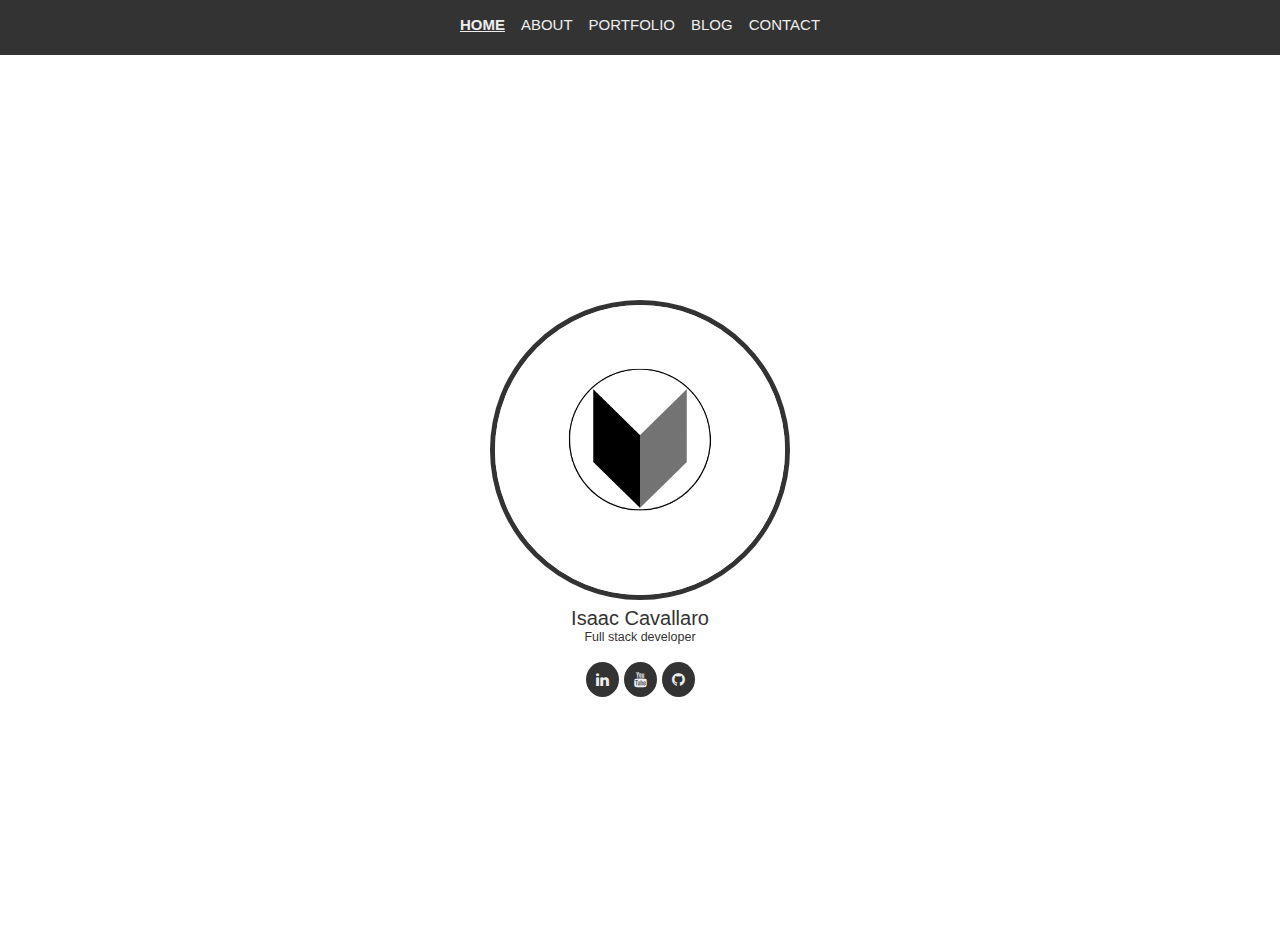
<file: index.html>
<!DOCTYPE html>
<html lang="en">
<head>
  <meta charset="UTF-8" />
  <meta name="viewport" content="width=device-width, initial-scale=1.0" />
  <title>Isaac Cavallaro Portfolio</title>
  <link rel="stylesheet" href="css/style.css">
  <link rel="stylesheet" href="https://cdnjs.cloudflare.com/ajax/libs/font-awesome/4.7.0/css/font-awesome.min.css">
</head>
<body>   
  <!-- nav bar-->
  <nav class="nav-index">
    <ul>
      <li><a class="current-page" href="index.html">Home</a></li>
      <li><a href="about.html">About</a></li>
      <li><a href="portfolio.html".html>Portfolio</a></li>
      <li><a href="blog.html">Blog</a></li>
      <li><a href="contact.html">Contact</a></li>
    </ul>
  </nav>
  <!--LOGO IMAGE AND TEXT-->
  <div class="context">
        <div class="display-logo">
          <div class="logo-text-container">
              <img class="logo" src="images/logo.png" alt="Logo">
              <div class="title-parent-container">
                <div class="title_container"><br><br>
                  <div class="home_title">Isaac Cavallaro</div>
                    <p class="home_sub_title">
                        Full stack developer 
                    </p>
                    <br>
                    <section class="social-icon-container">
                      <div class="social-icons">
                        <a href="https://www.linkedin.com/in/isaaccavallaro/" class="fa fa-linkedin" target="_blank"></a>
                        <a href="https://www.youtube.com/isaaccavallaro/" class="fa fa-youtube" target="_blank"></a>
                        <a href="https://github.com/IsaacCavallaro" class="fa fa-github" target="_blank"></a>
                      </div>
                    </section>
                  </div>
                </div>
            </div>
        </div>
  </div>
</body>   
</html>
</file>
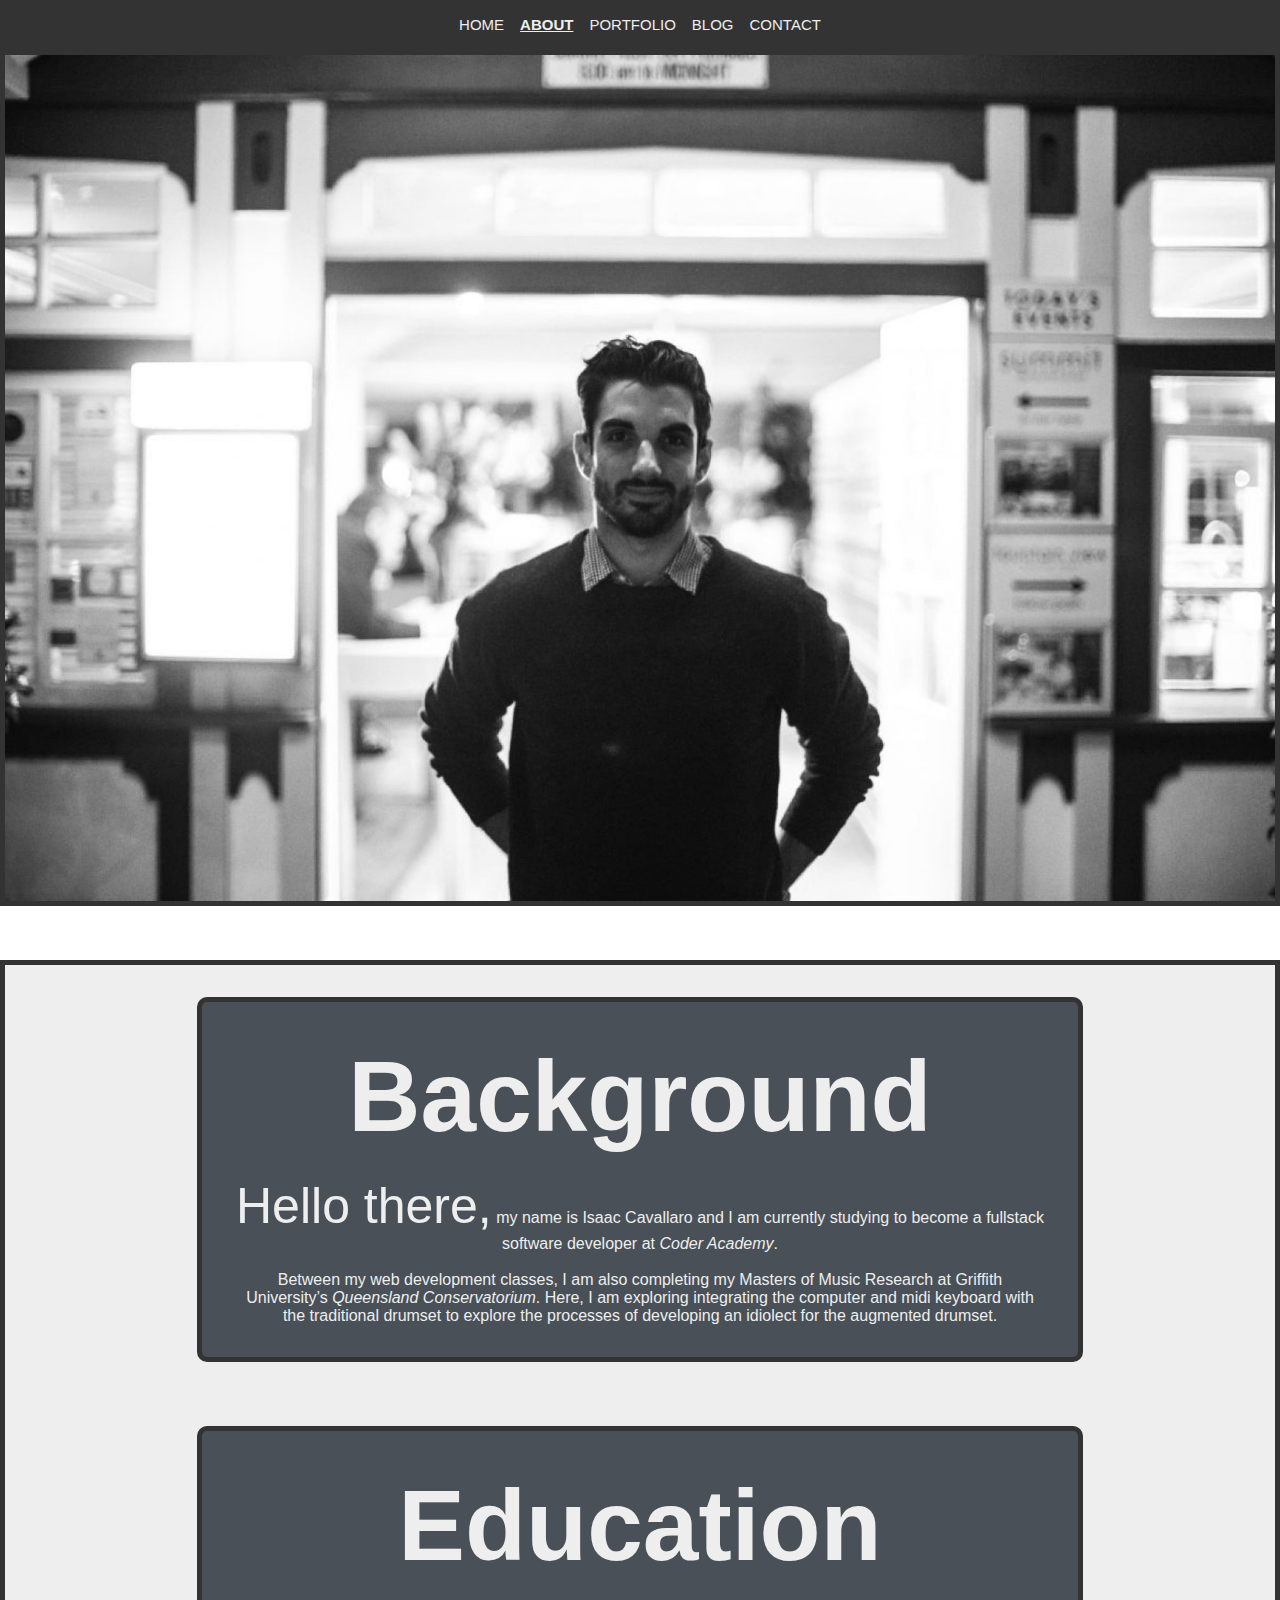
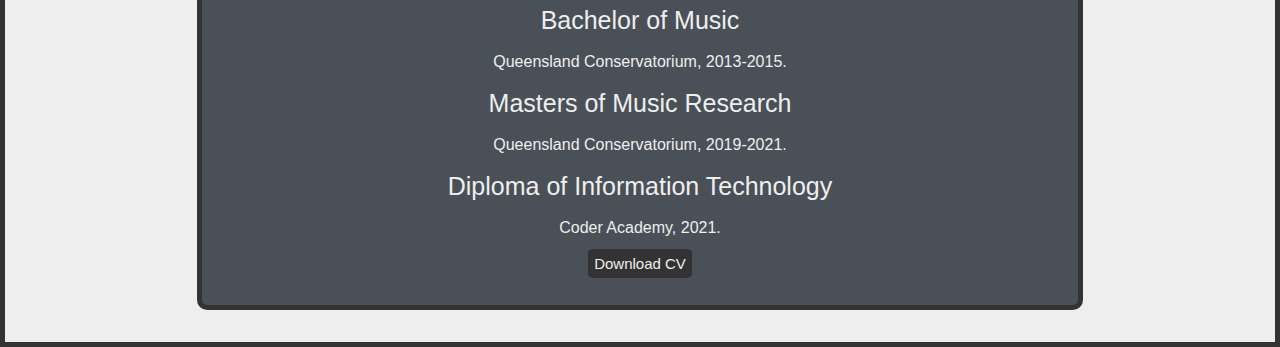
<file: about.html>
<!DOCTYPE html>
<html lang="en">
<head>
  <meta charset="UTF-8" />
  <meta name="viewport" content="width=device-width, initial-scale=1.0" />
  <title>Isaac Cavallaro about page</title>
  <link rel="stylesheet" href="css/style.css">
</head>
<body>
  <!-- nav bar-->
  <nav>
    <ul>
      <li><a href="index.html">Home</a></li>
      <li><a class="current-page" href="about.html">About</a></li>
      <li><a href="portfolio.html">Portfolio</a></li>
      <li><a href="blog.html">Blog</a></li>
      <li><a href="contact.html">Contact</a></li>
    </ul>
  </nav>
  <!-- header img-->
  <header class="image-container"></header>
      <img class="profile-image" src="images/profile-image.jpeg" alt="profile-image">
  </header>
  <!-- main text-->
  <div class="content-container">
    <div class="about-content">
      <h1 class="about-headings">Background</h1>
      <br>
      <p> <span class="about-hello-there">Hello there,</span> my name is Isaac Cavallaro and I am currently studying to become a fullstack software developer at <em>Coder Academy</em>. 
        <br>
        <br>Between my web development classes, I am also completing my Masters of Music Research at Griffith University’s <em>Queensland Conservatorium</em>. Here, I am exploring integrating the computer and midi keyboard with the traditional drumset to explore the processes of developing an idiolect for the augmented drumset.</p>
    </div> 
    <!-- education text-->
    <div class="content-container-2">
      <div class="about-content">
        <h1 class="about-headings">Education</h1>
        <br>
        <ul>
          <li><span class="education-styling">Bachelor of Music </span>
            <br>
            <br>
            Queensland Conservatorium, 2013-2015.</li>
            <br>
          <li><span class="education-styling">Masters of Music Research </span>
            <br>
            <br>
            Queensland Conservatorium, 2019-2021.</li>
            <br>
          <li><span class="education-styling">Diploma of Information Technology </span> 
            <br>
            <br>
            Coder Academy, 2021.</li>
        </ul>
        <br>
        <!-- CV button-->
        <div class="cv">
          <a id="cv-button" href="Resources/docs/CV-2020.pdf" target="_blank">Download CV</a>
        </div>
      </div>  
    </div>
  </div>
</body>
</html>
</file>
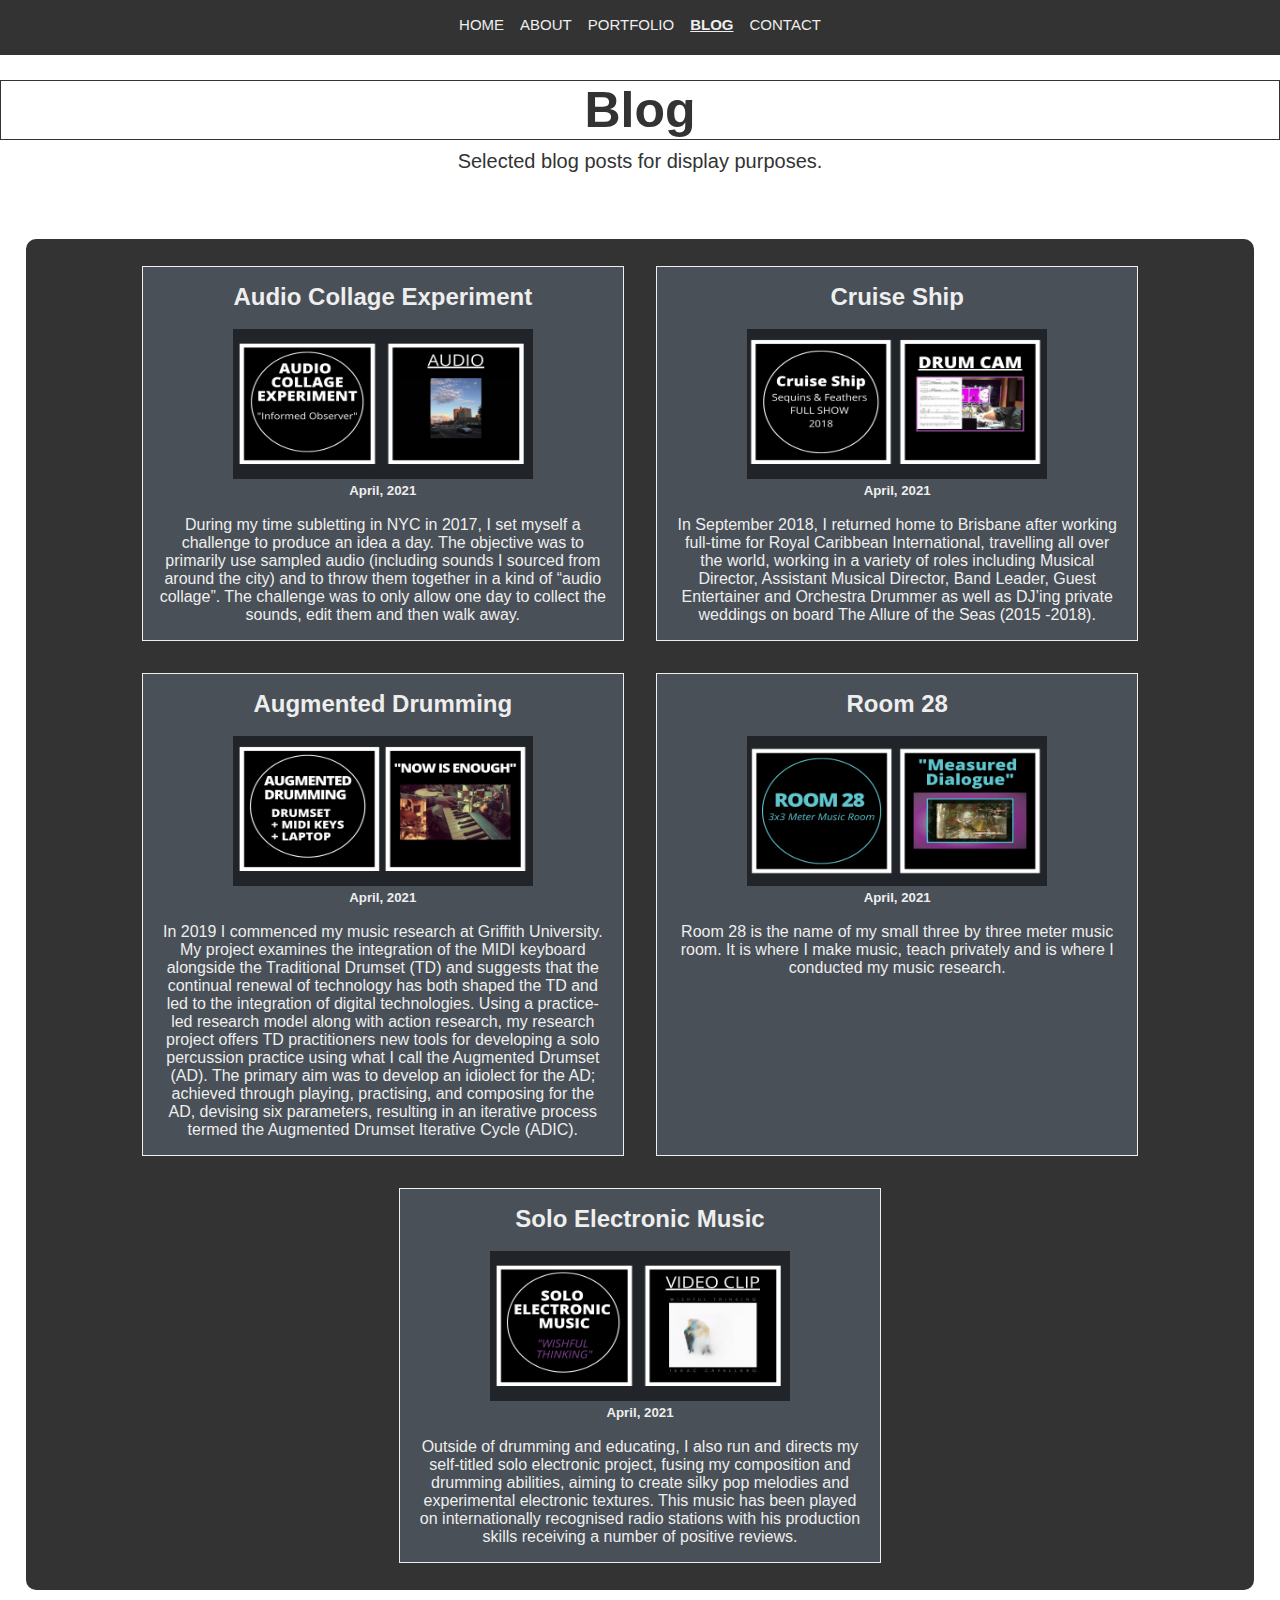
<file: blog.html>
<!DOCTYPE html>
<html lang="en">
<head>
  <meta charset="UTF-8" />
  <meta name="viewport" content="width=device-width, initial-scale=1.0" />
  <title>Isaac Cavallaro blog page</title>
  <link rel="stylesheet" href="css/style.css">
</head>
<body>
  <!--Page title-->
   <section class="contact-title">
    <h1>Blog</h1>
  </section>
  <!--Page paragraph-->
  <section class="contact-para">
    <p>Selected blog posts for display purposes.</p>
  </section>
     <!-- nav bar-->
     <nav>
      <ul>
        <li><a href="index.html">Home</a></li>
        <li><a href="about.html">About</a></li>
        <li><a href="portfolio.html">Portfolio</a></li>
        <li><a class="current-page" href="blog.html">Blog</a></li>
        <li><a href="contact.html">Contact</a></li>
      </ul>
    </nav>
  <!-- BLOG SECTION-->
  <div class="blog-page">
    <div class="blog-parent-container">
      <div class="blog-container">
        <div class="blog-card">
          <h2>Audio Collage Experiment</h2><br>
          <img class="blog-images" src="images/informed-observer.png" alt="Nyc street">
          <br>
          <h5>April, 2021</h5><br>
          <p>During my time subletting in NYC in 2017, I set myself a challenge to produce an idea a day. The objective was to primarily use sampled audio (including sounds I sourced from around the city) and to throw them together in a kind of “audio collage”. The challenge was to only allow one day to collect the sounds, edit them and then walk away.</p>
        </div>
        <div class="blog-card">
          <h2>Cruise Ship</h2><br>
          <img class="blog-images" src="images/sequins.png" alt="Theatre drumming">
          <br>
          <h5>April, 2021</h5>
          <br>
          <p>In September 2018, I returned home to Brisbane after working full-time for Royal Caribbean International, travelling all over the world, working in a variety of roles including Musical Director, Assistant Musical Director, Band Leader, Guest Entertainer and Orchestra Drummer as well as DJ’ing private weddings on board The Allure of the Seas (2015 -2018).</p>
        </div>
        <div class="blog-card">
          <h2>Augmented Drumming</h2>
          <br>
          <img class="blog-images" src="images/now-is-enough.png" alt="Drumming and keyboard performance">
          <br>
          <h5>April, 2021</h5>
          <br>
          <p>In 2019 I commenced my music research at Griffith University. My project examines the integration of the MIDI keyboard alongside the Traditional Drumset (TD) and suggests that the continual renewal of technology has both shaped the TD and led to the integration of digital technologies. Using a practice-led research model along with action research, my research project offers TD practitioners new tools for developing a solo percussion practice using what I call the Augmented Drumset (AD). The primary aim was to develop an idiolect for the AD; achieved through playing, practising, and composing for the AD, devising six parameters, resulting in an iterative process termed the Augmented Drumset Iterative Cycle (ADIC).  </p>
        </div>
        <div class="blog-card">
          <h2>Room 28</h2>
          <br>
          <img class="blog-images" src="images/measured-dialogue.png" alt="Music room">
          <br>
          <h5>April, 2021</h5>
          <br>
          <p>Room 28 is the name of my small three by three meter music room. It is where I make music, teach privately and is where I conducted my music research.</p>
        </div>
        <div class="blog-card">
          <h2>Solo Electronic Music</h2>
          <br>
          <img class="blog-images" src="images/wishful-thinking.png" alt="Animated family photo">
          <br>
          <h5>April, 2021</h5>
          <br>
          <p>Outside of drumming and educating, I also run and directs my self-titled solo electronic project, fusing my composition and drumming abilities, aiming to create silky pop melodies and experimental electronic textures. This music has been played on internationally recognised radio stations with his production skills receiving a number of positive reviews.  </p>
        </div>
      </div>
    </div>  
  </div> 
</body>   
</html>
</file>
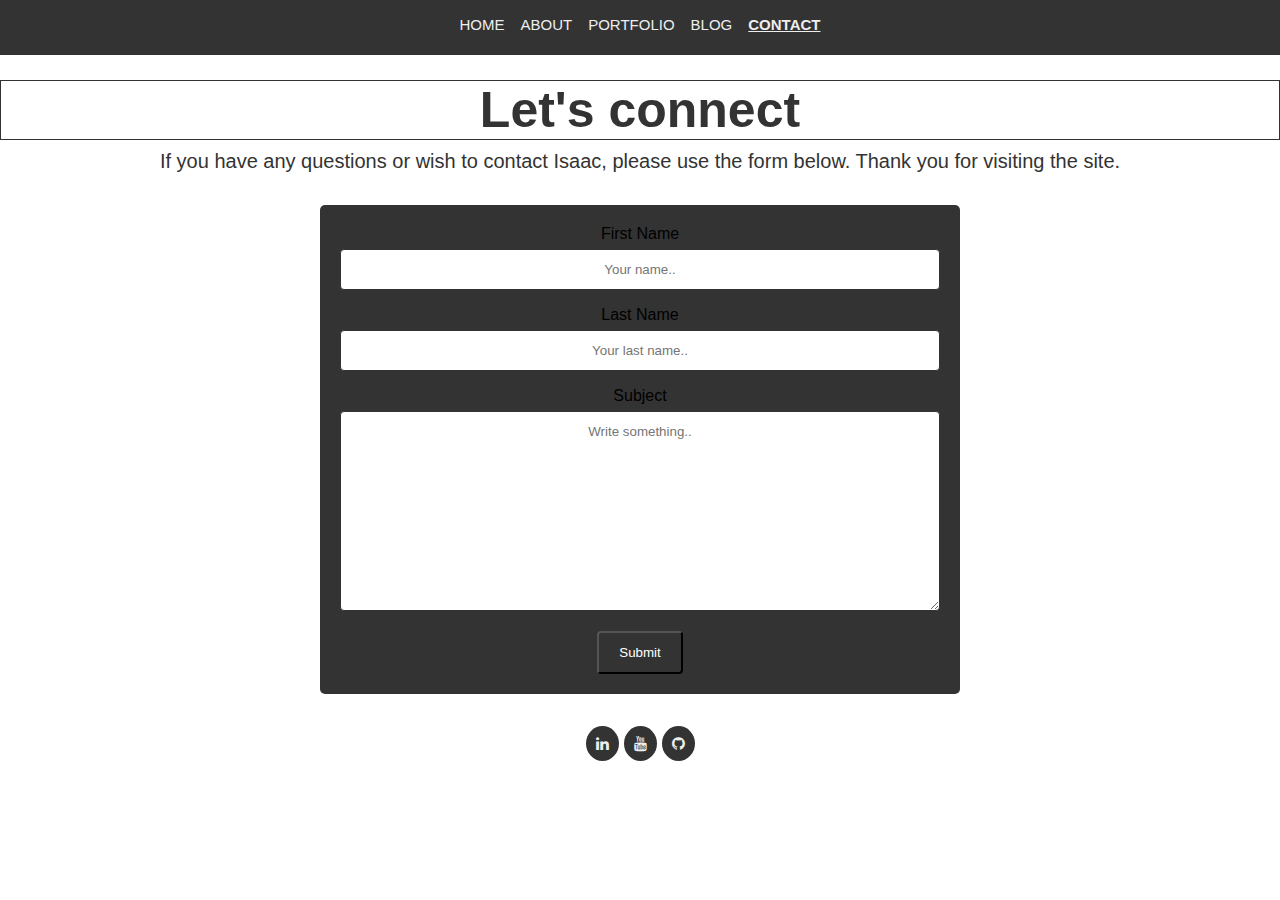
<file: contact.html>
<!DOCTYPE html>
<html lang="en">
<head>
  <meta charset="UTF-8" />
  <meta name="viewport" content="width=device-width, initial-scale=1.0" />
  <title>Isaac Cavallaro blog page</title>
  <link rel="stylesheet" href="css/style.css">
  <link rel="stylesheet" href="https://cdnjs.cloudflare.com/ajax/libs/font-awesome/4.7.0/css/font-awesome.min.css">
</head>
<body>
  <section class="contact-title">
    <h1>Let's connect</h1>
  </section>
  <section class="contact-para">
    <p>If you have any questions or wish to contact Isaac, please use the form below. Thank you for visiting the site.</p>
  </section>
<!-- nav bar-->
<nav>
  <ul>
    <li><a href="index.html">Home</a></li>
    <li><a href="about.html">About</a></li>
    <li><a href="portfolio.html">Portfolio</a></li>
    <li><a href="blog.html">Blog</a></li>
    <li><a class="current-page" href="contact.html">Contact</a></li>
  </ul>
</nav>
<!-- Contact form container-->
<div class="contact-container">
    <!-- First name input-->
    <label for="fname">First Name</label>
    <input type="text" id="fname" name="firstname" placeholder="Your name..">
    <!-- Last name input-->
    <label for="lname">Last Name</label>
    <input type="text" id="lname" name="lastname" placeholder="Your last name..">
    <!-- Subject input-->
    <label for="subject">Subject</label>
    <textarea id="subject" name="subject" placeholder="Write something.." style="height:200px"></textarea>
    <!-- Submit input-->
    <input type="submit" value="Submit">
  </form>
</div>
<!-- social media icons container-->
<section class="social-icon-container">
  <div class="social-icons">
    <a href="https://www.linkedin.com/in/isaaccavallaro/" class="fa fa-linkedin" target="_blank"></a>
    <a href="https://www.youtube.com/isaaccavallaro/" class="fa fa-youtube" target="_blank"></a>
    <a href="https://github.com/IsaacCavallaro" class="fa fa-github" target="_blank"></a>
  </div>
</section>
</body>   
</html>
</file>
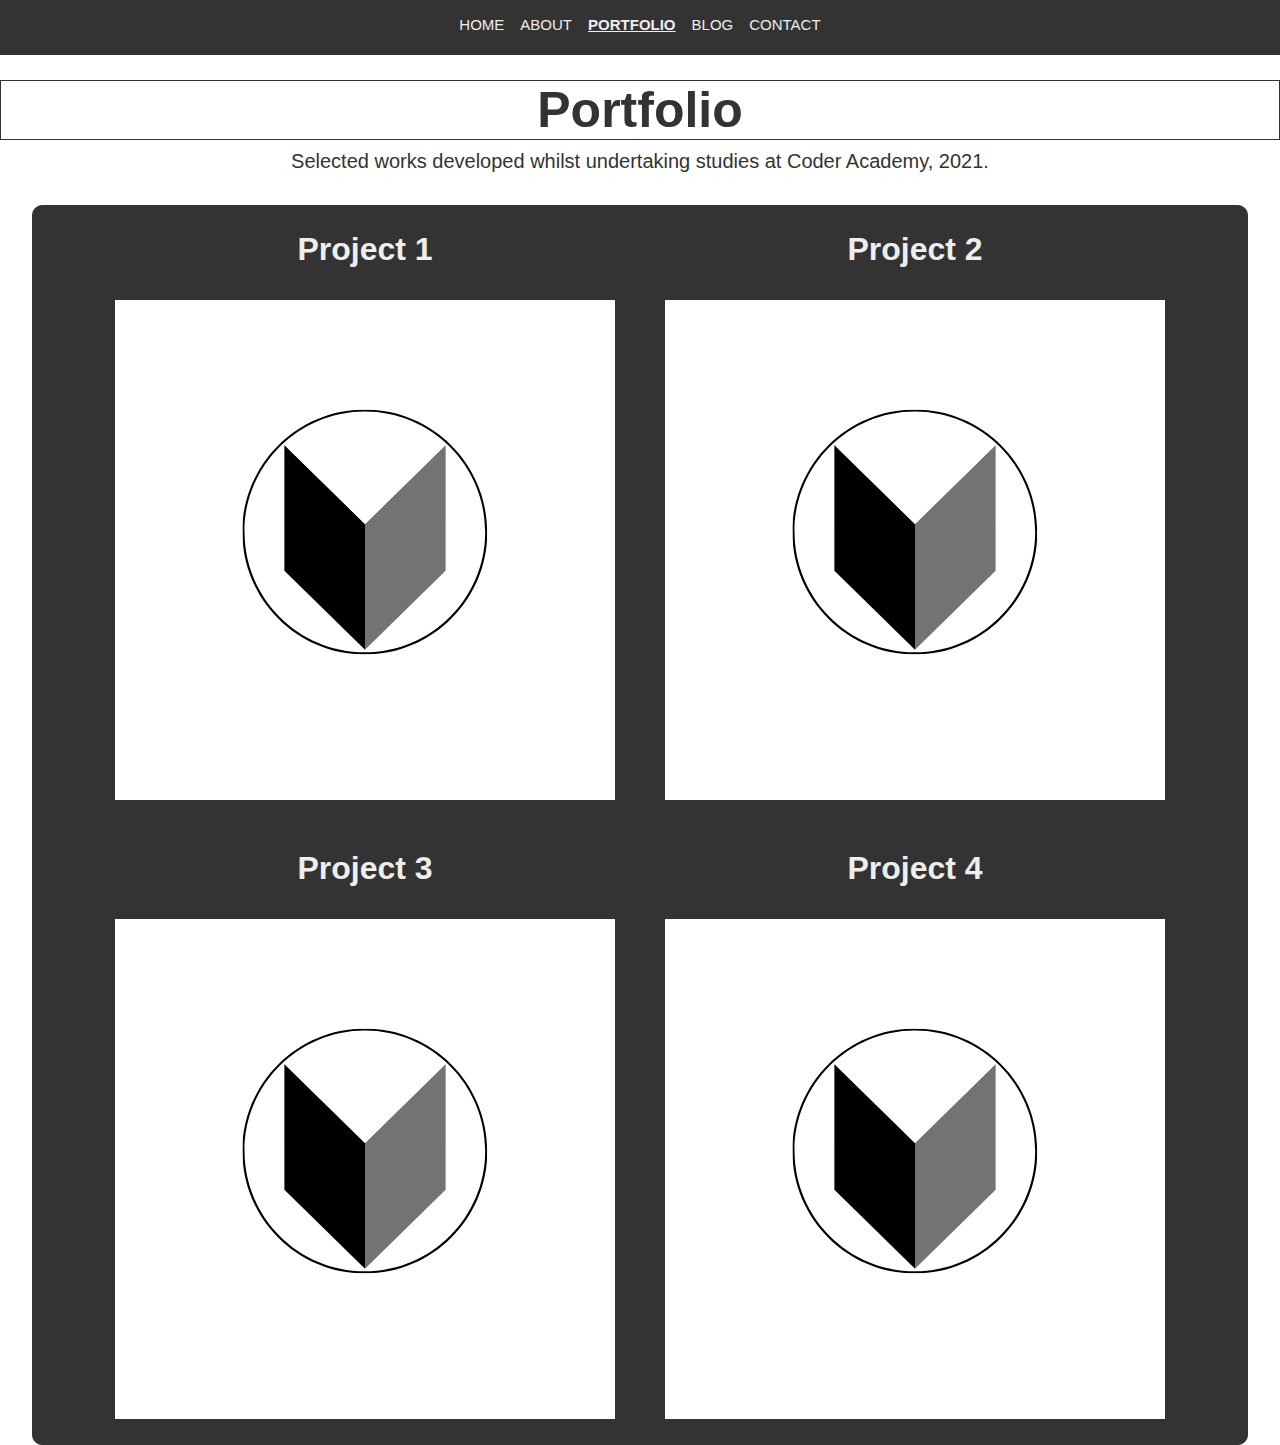
<file: portfolio.html>
<!DOCTYPE html>
<html lang="en">
<head>
  <meta charset="UTF-8" />
  <meta name="viewport" content="width=device-width, initial-scale=1.0" />
  <title>Isaac Cavallaro portfolio page</title>
  <link rel="stylesheet" href="css/style.css">
</head>
<body>
   <!-- nav bar-->
   <nav class="nav-index">
    <ul>
      <li><a href="index.html">Home</a></li>
      <li><a href="about.html">About</a></li>
      <li><a class="current-page" href="portfolio.html">Portfolio</a></li>
      <li><a href="blog.html">Blog</a></li>
      <li><a href="contact.html">Contact</a></li>
    </ul>
  </nav>
  <!--Page title-->
  <section class="contact-title">
    <h1>Portfolio</h1>
  </section>
  <!--Page paragraph-->
  <section class="contact-para">
    <p>Selected works developed whilst undertaking studies at Coder Academy, 2021.</p>
  </section>
  <!-- Portfolio container-->
  <div class="portfolio-page">
    <div class="portfolio-container">
      <!-- Portfolio item 1-->
      <div class="portfolio-item-1">
        <h1 class="item-titles">Project 1</h1>
        <div class="image">
          <img class="image-img" src="images/logo.png" alt="Logo">
            <div class="image__overlay image__overlay--primary">
              <div class="image__title">Logo</div>
                <p class="image__description">
                      Portfolio Item 1. 
                </p>
            </div>
          </div>
      </div>
      <!-- Portfolio item 2-->
      <div class="portfolio-item-2">
        <h1 class="item-titles">Project 2</h1>
        <div class="image">
          <img class="image-img" src="images/logo.png" alt="Logo">
            <div class="image__overlay image__overlay--primary">
              <div class="image__title">Logo</div>
                <p class="image__description">
                    Portfolio Item 2. 
                </p>
              </div>
        </div>
      </div>
      <!-- Portfolio item 3-->
      <div class="portfolio-item-3">
        <h1 class="item-titles">Project 3</h1>
        <div class="image">
          <img class="image-img" src="images/logo.png" alt="Logo">
            <div class="image__overlay image__overlay--primary">
              <div class="image__title">Logo</div>
                <p class="image__description">
                    Portfolio Item 3. 
                </p>
            </div>
        </div>
      </div>
      <!-- Portfolio item 4-->
        <div class="portfolio-item-4">
          <h1 class="item-titles">Project 4</h1>
          <div class="image">
            <img class="image-img" src="images/logo.png" alt="Logo">
              <div class="image__overlay image__overlay--primary">
                <div class="image__title">Logo</div>
                  <p class="image__description">
                      Portfolio Item 4. 
                  </p>
              </div>
            </div>
        </div>
    </div>
  </div>
</body>
</html>
</file>
<file: css/style.css>
@import url('https://fonts.googleapis.com/css2?family=Press+Start+2P&display=swap');

/*******GLOBAL STYLING*******/
* {
  margin: 0;
  padding: 0;
  box-sizing: border-box;
  font-family: 'Alef', sans-serif;
  text-align: center;
}

li{
  list-style-type: none;
}

/*******FIXED TOP NAV*******/
nav{
  background-color: #333;
  top: 0;
  position: fixed;
  grid-area: nav;
  width: 100%;
  height: 55px;
  overflow: hidden;
  text-transform: uppercase;
}

/* Nav unordered list */
nav ul{
  display: inline-flex;
  flex-direction: row;
  list-style: none;
  flex-wrap: wrap;
}

/* Nav text */
nav a{
  display: block;
  padding: 1rem .5rem 0 .5rem;
  text-decoration: none;
  color:#eee;
  font-size: 10px;
}

/* Nav hovering effect*/
nav li:hover{
  text-decoration: underline; 
}

/* Nav display current page */
nav .current-page{
  font-weight: bolder;
  text-decoration: underline;
}

/******HOME PAGE*******/
/*home page*/
.context{
  width: 100%;
  display: flex;
  flex-direction: column;
  justify-content: center;
  align-items: center;
  position: absolute;
  height: 100%;
  margin-top: 2em;
  animation: pulse 40s infinite;
}

/*animating background homepage*/
@keyframes pulse{
  0% {
    background-color: hsl(210, 11%, 40%);
  }

  50% {
    background-color: #fff;
  }

  100% {
    background-color: hsl(210, 11%, 40%);
  }
}

.title-parent-container{
  display: flex;
  flex-direction: column;
  justify-content: center;
  align-items: center;
}

.title_container{
  border-radius: 10px;
  display: inline-flex;
  flex-direction: column;
  justify-content: center;
  align-items: center;
  padding: 1px;
  height: 60px;
  width: 150px;
  margin-top: 0px;
}

/*Name home page*/
.home_title{
  color: #ADACB5;
  font-size: 20px;
}

/*home page sub title*/
.home_sub_title{
  color: #333;
  font-size: 12.5px;
}

/*home page logo image*/
.logo{
  width: 200px;
  margin-bottom: 25px;
  border: #333 5px solid;
  border-radius: 50%;
}

/*******ABOUT PAGE*******/
/*about page profile image*/
.image-container{
  margin-top: 50px;
  background:#fff;
}

.profile-image{
    height: auto;
    width: 100%;    
    border: #333 solid 5px;
}

.about-headings{
  font-size: 2.5rem;
}

/*about page container of content*/
.content-container{
  display: flex;
  flex-direction: column;
  justify-content: center;
  width: 100%;
  background-color: #eee;
  border: 5px solid #333;
  margin-top: 50px;
}

/*about page content text para 1*/
.about-content{
  color: #eee;
  display: flex;
  flex-direction: column;
  justify-content: center;
  border: solid #333 5px;
  border-radius: 10px;
  padding: 2rem;
  background-color: #495057;
}

/*bachelor masters diploma styling*/
.education-styling{
  font-size: 25px;
}

/*hello there styling*/
.about-hello-there{
  font-size: 25px;
}

/*CV link*/
.about-content a{
  border: solid 1px #333;
  font-size: 15px;
  border-radius: 10%;
  padding: 5px;
  text-decoration: none;
  color:#eee;
  background-color: #333;
}

/*CV link hover effect*/
.about-content a:hover{
  background-color: #eee;
  color:#333;
}

/******PORTFOLIO PAGE*******/
/*Nav index*/
.nav-index{
  z-index: 99;
}

/*portfolio page container*/
.portfolio-page{
  padding: 0 2rem 0 2rem;
  margin-top: 0px;
}

/*container of portfolio items*/
.portfolio-container{
  border: solid 1px #333;
  border-radius: 10px;
  display: flex;
  justify-content: center;
  flex-wrap: wrap;
  margin-top: 2rem;
  background-color: #333;
}
/*Titles above portfolio images*/
.item-titles{
  display: flex;
  justify-content: center;
  padding-bottom: 2rem;
  color: #eee;
}

/*portfolio item 1*/
.portfolio-item-1{
 padding: 25px;
}

/*portfolio item 2*/
.portfolio-item-2{
  padding: 25px;
}

/*portfolio item 3*/
.portfolio-item-3{
  padding: 25px;
}

/*portfolio item 4*/
.portfolio-item-4{
  padding: 25px;
}

/*place holder logo image for future portfolio items*/
.image{
  position: relative;
  width: 100%;
}

/*Make the image fill parent image class*/
.image-img{
  display: block;
  width: 100%;
}

/*setting the parameters for the image overlay*/
.image__overlay{
  position: absolute;
  top: 0;
  left: 0;
  width: 100%;
  height: 100%;
  background: rgba(0, 0, 0, 0.6);
  color: #ffffff;
  font-family: 'Alef', sans-serif;
  display: flex;
  flex-direction: column;
  align-items: center;
  justify-content: center;

/*makes the text hidden until hovered over*/
  opacity: 0;

/*making the text appear smoothlyt*/
  transition: opacity 0.25s;
}

/*overlaying a blur filter*/
.image__overlay--blur{
  backdrop-filter: blur(5px);
}

/*Making text appear from the bottom*/
.image__overlay > * {
  transform: translateY(20px);
  transition: transform 0.25s;
}

/*displays the items text when hovered over*/
.image__overlay:hover {
  opacity: 1;
}

/*animates text from the bottom of image*/
.image__overlay:hover > * {
  transform: translateY(0);
}

/*Portfolio items title text*/
.image__title{
  font-size: 1.5rem;
  font-weight: bold;
}

/*Portfolio items description text*/
.image__description{
  font-size: 1rem;
  margin-top: 0.25rem;
}

/******BLOG PAGE*******/
/* Blog Page Container */
.blog-page{
  display: flex;
  justify-content: center;
  margin-top: 40px;
}

/* Blog Container */
.blog-parent-container{
  display: flex;
  justify-content: center;
  height: 70%;
  width: 70%;
}

/* Blog items */
/* Stores all blog cards */
.blog-container{
  border-radius: 10px;
  display: flex;
  justify-content: center;
  flex-wrap: wrap;
  padding: .5%;
  background-color: #333;
}

/* Blog images */
.blog-images{
  height: auto;
  max-width: 100%;  
}

/* Changes to all blog cards */
.blog-card{
  padding: 1rem;
  background-color: #495057;
  color: #eee;
  border: solid 1px #eee;
}


.blog-card h2{
  text-decoration: none;
}

/******CONTACT PAGE*******/
/* Contact title */
.contact-title{
  color: #333;
  display: flex;
  flex-direction: row;
  justify-content: center; 
  margin: 80px 0 0 0;
  font-size: 25px;
  border: solid 1px #333;
 
}

/* Contact short paragraph*/
.contact-para{
  color: #333;
  display: flex;
  flex-direction: row;
  justify-content: center;
}

/* Contact form*/
input[type=text], select, textarea{
  width: 100%; 
  padding: 12px; 
  border: 1px solid #333; 
  border-radius: 4px; 
  box-sizing: border-box; 
  margin: 6px 0 16px 0; 
  resize: vertical; 
}

/* submit button*/
input[type=submit]{
  background-color: #333;
  color: white;
  padding: 12px 20px;
  border-radius: 4px;
  cursor: pointer;
}

/* submit button*/
input[type=submit]:hover{
  background-color: #eee;
  color: #333;
}

/*contact container*/
.contact-container{
  border-radius: 5px;
  background-color: #333;
  padding: 20px;
  margin: 20px 0px 20px 10px;
}

.contact-form-label{
  color:#eee;
}

/*social media icons section*/
.social-icon-container{
  margin: 0 50px 0 50px;
}

/*social media icons*/
.social-icons{
  display: flex;
  justify-content: center;
  font-size: 15px;
  text-align: center;
  text-decoration: none;
  margin-bottom: 10px;
}

.fa{
  background-color: #333;
  color: #eee;
  padding: 10px;
  text-align: center;
  text-decoration: none;
}

.fa:hover{
  opacity: 0.7;
}

.fa-linkedin{
  border-radius: 50%;
  margin-right: 5px;
}

.fa-youtube{
  border-radius: 50%;
  margin-right: 5px;
}

.fa-github{
  border-radius: 50%;
}

/******RESPONSIVE DESIGN CHANGES VA MEDIA QUERIES ******/
/* Media changes starting at 300px screen sizes */
@media screen and (min-width: 300px) {
  
  .blog-card{
    width: 20rem;
    padding-bottom: 1rem;
    margin: 1rem;
    border: solid 1px #eee;
  }

  .blog-container{
    margin: 2%; 
  }

  .blog-parent-container{  
    width: 100%;
  }

  .about-content{
    margin: 1rem;
  }

  /*Name home page*/
  .home_title{
    color: #333;
    padding: 0;
  }

  /*Stack home page*/
  .home_sub_title{
    color: #333;
    font-size: 10px;
  }

  /*Border of title on home page*/
  .title_container{
    height: 33px;
  }

  .contact-container{
    margin: 15px 20px 20px 20px;
  }

  .contact-para{
    margin: 10px 20px 20px 20px;
  }

/* Media changes starting at 600px screen sizes */
@media screen and (min-width: 600px) {

   /*Name home page*/
   .home_title{
    color: #333;
    font-size: 20px;
    padding: 0px;
  }

  /*Stack home page*/
  .home_sub_title{
    color: #333;
    font-size: 12.5px;
  }

  /*Border of title on home page*/
  .title_container{
    height: 50px;
  }

  .logo{
    width: 300px;
    margin-bottom: 10px;
  }

  .blog-parent-container{
    padding: 0;
    width: 100%;
  }

  .blog-container{
    width: 100%;
    height: auto;
  }

  .blog-images{
    width: 20rem;
    height: auto;
  }

  .blog-card{
    padding-bottom: 1rem;
    margin: 5px;
    width: 40rem;
    border: solid 1px #eee;
  }

  .about-content{
    margin: 1.25rem;
  }

  .contact-para{
    margin: 10px 100px 5px 100px;
    font-size: 20px;
  } 

  .contact-container{
    margin-top: 50px 800px 20px 400px;
  }

  .about_headings{
    font-size: 5rem;
  }
}

/* Media changes starting at 1025px screen sizes */
@media screen and ( min-width: 1025px ) {
  /*Nav links*/
  nav a{
    font-size: 15px;
  }

  .about-hello-there{
    font-size: 50px;
  }

  /*Blog cards*/
  .blog-card{
    width: 40%; 
    padding-bottom: 1rem;
    margin: 1rem;
    border: solid 1px #eee;
  }

  .blog-images{
    width: 300px;
    height: 150px;
  }

  .blog-container{  
    width: 100%;
    height: auto;
    border: solid #333 5px;
  }

  .blog-parent-container{  
    width: 100%;
    display: inline-flex;
    flex-wrap: wrap;
  }

  .image-img{
    width: 100%; 
  }

  .title_container{
    width: 50%;
  }

  .about-content{
    margin: 2rem;
  }

  .about-headings{
    font-size: 100px;
    margin: 5px;
    text-align: center;
  }

  .content-container{
    padding: 0 10rem 0 10rem;
  }

  .contact-container{
    margin: 2rem 20rem 2rem 20rem;
  }

 
}
</file>
